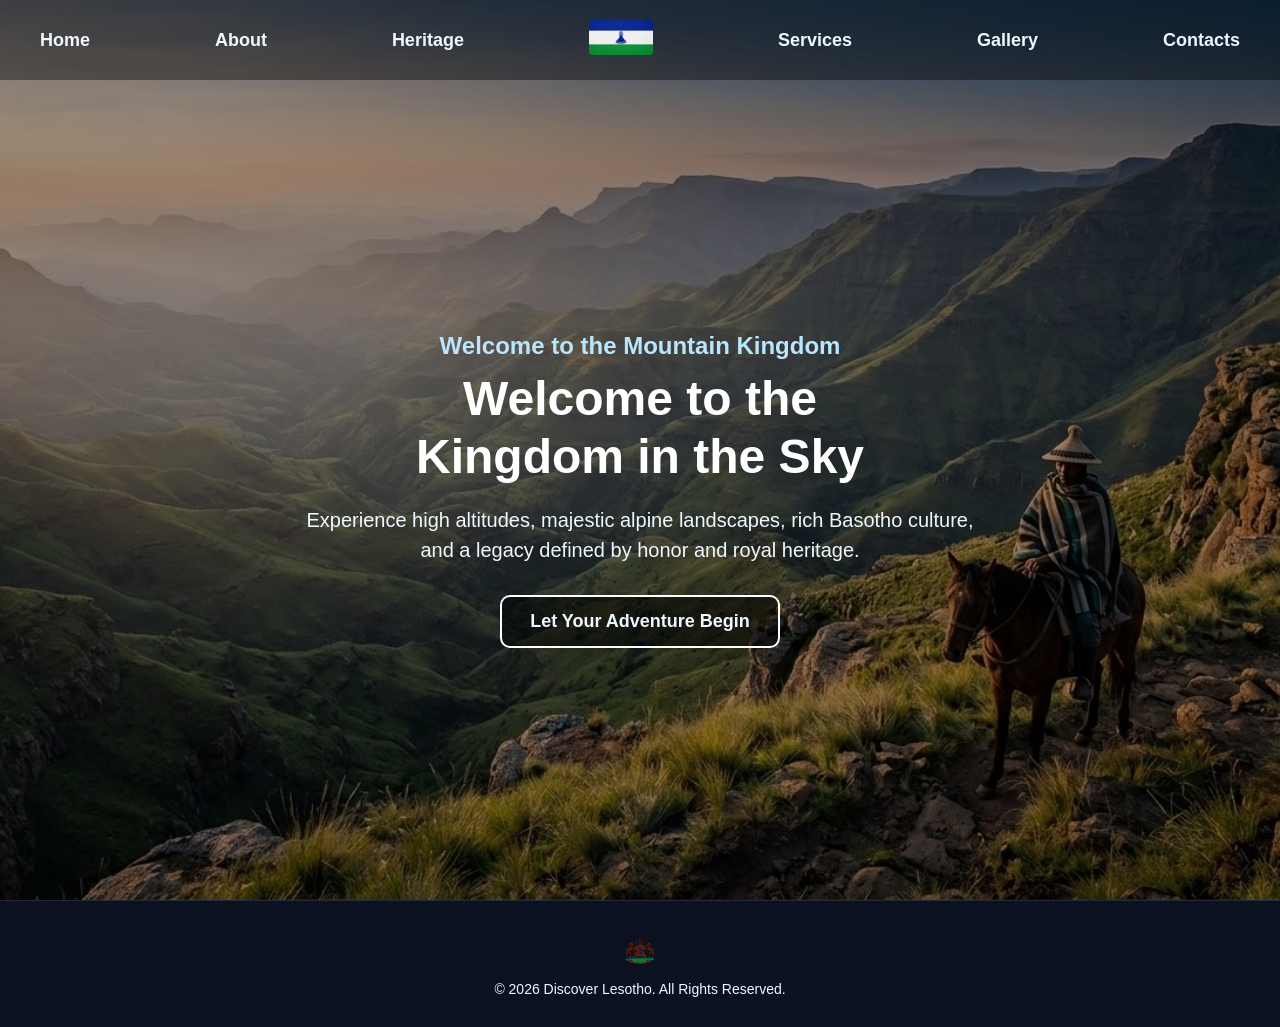
<file: index.html>
<!DOCTYPE html>
<html lang="en">
<head>
  <meta charset="UTF-8">
  <meta name="viewport" content="width=device-width, initial-scale=1.0">
  <title>Discover Lesotho</title>
  <link rel="stylesheet" href="discoverrlso.css"> 
</head>
<body>

  <!-- Header -->
  <header>
    <!-- Nav Bar -->
    <nav>
      <a href="index.html">Home</a>
      <a href="about.html">About</a>
      <a href="heritage.html">Heritage</a>
      <a href="index.html" class="nav-logo">
        <img src="flag.jpg" alt="Lesotho Flag">
      </a>
      <a href="services.html">Services</a>
      <a href="gallery.html">Gallery</a>
      <a href="contacts.html">Contacts</a>
    </nav>

    <!-- Hero -->
    <div class="hero-content">
      <h2>Welcome to the Mountain Kingdom</h2>
      <h1>Welcome to the<br>Kingdom in the Sky</h1>
      <p class="intro">
        Experience high altitudes, majestic alpine landscapes, rich Basotho culture, 
        and a legacy defined by honor and royal heritage.
      </p>
      <a href="about.html" class="btn1">Let Your Adventure Begin</a>
    </div>
  </header>

  <!-- Footer -->
  <footer>
    <img src="lesotho_coat_of_arms_transparent_v2.png" alt="Lesotho Code of Arms" class="footer-logo">
    <p>&copy; 2026 Discover Lesotho. All Rights Reserved.</p>
  </footer>

</body>
</html>
</file>
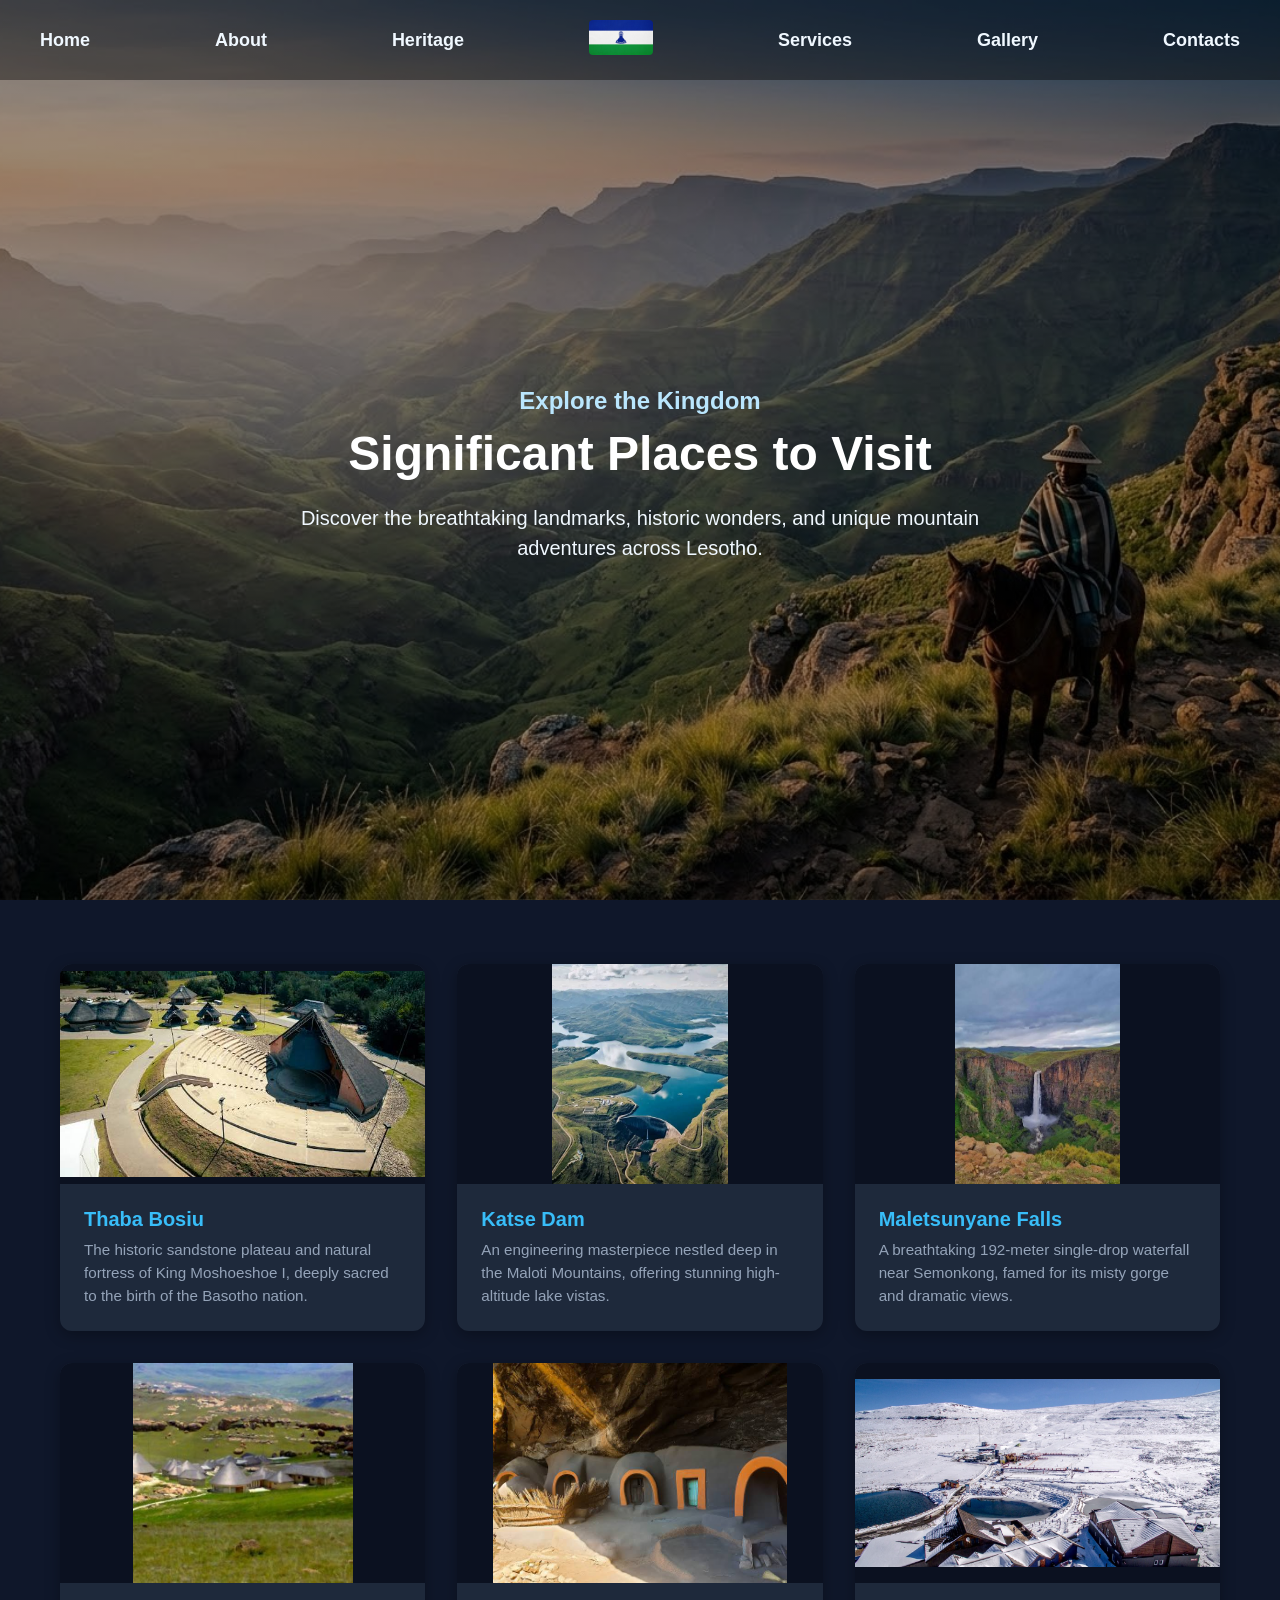
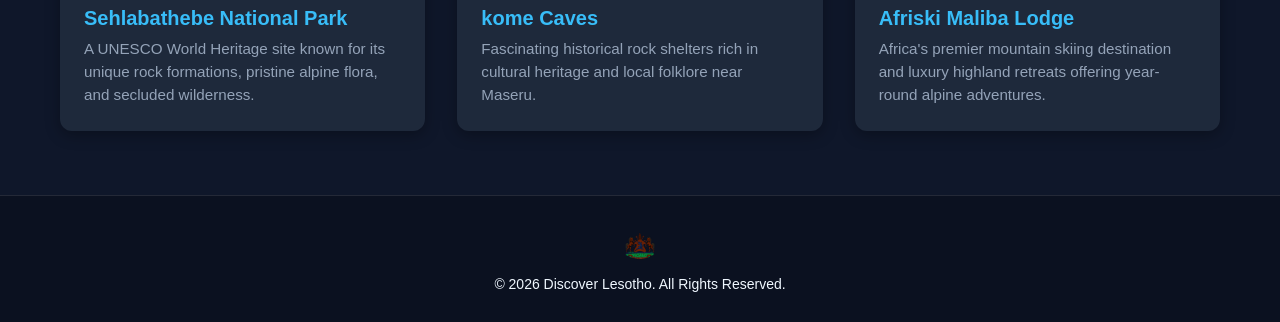
<file: about.html>
<!DOCTYPE html>
<html lang="en">
<head>
  <meta charset="UTF-8">
  <meta name="viewport" content="width=device-width, initial-scale=1.0">
  <title>About Lesotho - Significant Places</title>
  <link rel="stylesheet" href="discoverrlso.css">
</head>
<body>

  <!-- Header -->
  <header >
    <!-- Nav Bar -->
    <nav>
      <a href="index.html">Home</a>
      <a href="about.html" class="active">About</a>
      <a href="heritage.html">Heritage</a>
      <a href="index.html" class="nav-logo">
        <img src="flag.jpg" alt="Lesotho Flag">
      </a>
      <a href="services.html">Services</a>
      <a href="gallery.html">Gallery</a>
      <a href="contacts.html">Contacts</a>
    </nav>

    <!-- Hero Banner -->
    <div class="hero-content">
      <h2>Explore the Kingdom</h2>
      <h1>Significant Places to Visit</h1>
      <p class="intro">
        Discover the breathtaking landmarks, historic wonders, and unique mountain adventures across Lesotho.
      </p>
    </div>
  </header>

  <!-- Main -->
  <main class="content-container">
    <div class="places-grid">

      <div class="card">
        <div class="img-wrapper">
          <img src="Thaba bosiu.jpeg" alt="Thaba Bosiu">
        </div>
        <div class="card-info">
          <h3>Thaba Bosiu</h3>
          <p>The historic sandstone plateau and natural fortress of King Moshoeshoe I, deeply sacred to the birth of the Basotho nation.</p>
        </div>
      </div>

      <div class="card">
        <div class="img-wrapper">
          <img src="Katse dam.jpeg" alt="Katse Dam">
        </div>
        <div class="card-info">
          <h3>Katse Dam</h3>
          <p>An engineering masterpiece nestled deep in the Maloti Mountains, offering stunning high-altitude lake vistas.</p>
        </div>
      </div>

      <div class="card">
        <div class="img-wrapper">
          <img src="Maletsunyane.jpeg" alt="Maletsunyane Falls">
        </div>
        <div class="card-info">
          <h3>Maletsunyane Falls</h3>
          <p>A breathtaking 192-meter single-drop waterfall near Semonkong, famed for its misty gorge and dramatic views.</p>
        </div>
      </div>

      <div class="card">
        <div class="img-wrapper">
          <img src="Sehlabathebe.jpg" alt="Sehlabathebe National Park">
        </div>
        <div class="card-info">
          <h3>Sehlabathebe National Park</h3>
          <p>A UNESCO World Heritage site known for its unique rock formations, pristine alpine flora, and secluded wilderness.</p>
        </div>
      </div>

      <div class="card">
        <div class="img-wrapper">
          <img src="Kome Caves.jpeg" alt="kome Caves">
        </div>
        <div class="card-info">
          <h3>kome Caves</h3>
          <p>Fascinating historical rock shelters rich in cultural heritage and local folklore near Maseru.</p>
        </div>
      </div>

      <div class="card">
        <div class="img-wrapper">
          <img src="afriski-from-above-1200.jpg" alt="Afriski Mountain Resort">
        </div>
        <div class="card-info">
          <h3>Afriski  Maliba Lodge </h3>
          <p>Africa's premier mountain skiing destination and luxury highland retreats offering year-round alpine adventures.</p>
        </div>
      </div>

    </div>
  </main>

  <!-- Footer  -->
  <footer>
    <img src="lesotho_coat_of_arms_transparent_v2.png" alt="Lesotho Code of Arms" class="footer-logo">
    <p>&copy; 2026 Discover Lesotho. All Rights Reserved.</p>
  </footer>

</body>
</html>
</file>
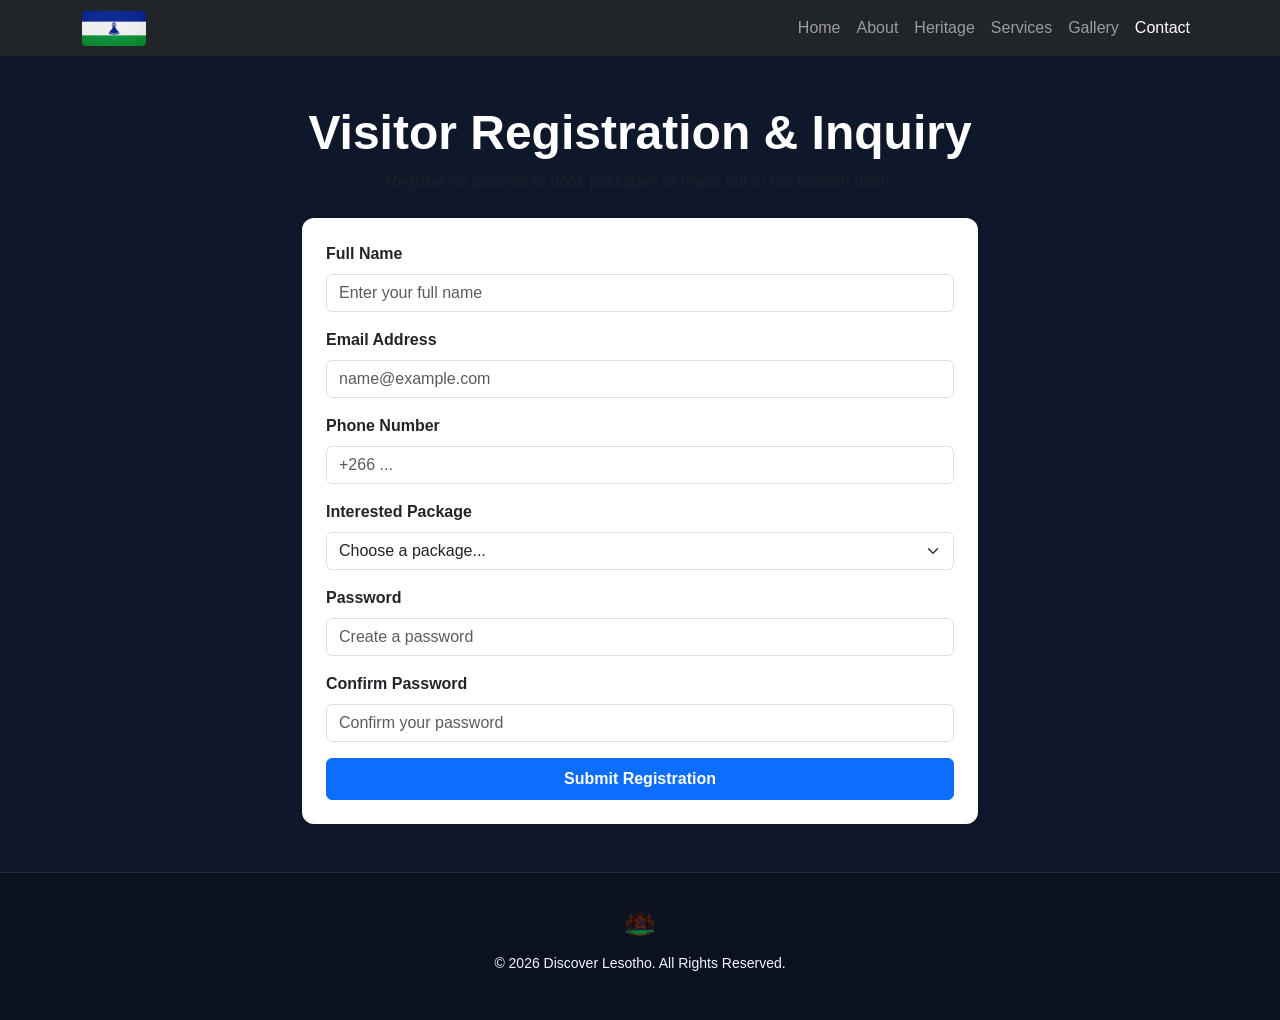
<file: contacts.html>
<!DOCTYPE html>
<html lang="en">
<head>
    <meta charset="UTF-8">
    <meta name="viewport" content="width=device-width, initial-scale=1.0">
    <title>Discover Lesotho - Contact & Register</title>
    <link href="https://cdn.jsdelivr.net/npm/bootstrap@5.3.0/dist/css/bootstrap.min.css" rel="stylesheet">
    <link rel="stylesheet" href="https://cdnjs.cloudflare.com/ajax/libs/font-awesome/6.4.0/css/all.min.css">
    <link rel="stylesheet" href="discoverrlso.css">
</head>
<body>

    <nav class="navbar navbar-expand-lg navbar-dark bg-dark sticky-top shadow-sm">
        <div class="container">
            <a class="nav-logo" href="index.html">
                <img src="flag.jpg" alt="National flag">
            </a>
            <div class="collapse navbar-collapse">
                <ul class="navbar-nav ms-auto">
                    <li class="nav-item"><a class="nav-link" href="index.html">Home</a></li>
                    <li class="nav-item"><a class="nav-link" href="about.html">About</a></li>
                    <li class="nav-item"><a class="nav-link" href="heritage.html">Heritage</a></li>
                    <li class="nav-item"><a class="nav-link" href="services.html">Services</a></li>
                    <li class="nav-item"><a class="nav-link" href="gallery.html">Gallery</a></li>
                    <li class="nav-item"><a class="nav-link active" href="contacts.html">Contact</a></li>
                </ul>
            </div>
        </div>
    </nav>

    <main class="container my-5" style="max-width: 700px;">
        <div class="text-center mb-4">
            <h1 class="display-5 fw-bold">Visitor Registration & Inquiry</h1>
            <p class="text-muted">Register an account to book packages or reach out to our tourism team.</p>
        </div>

        <div id="formAlert" class="alert d-none shadow-sm" role="alert"></div>
        
        <div class="card shadow-sm p-4 border-0 bg-white">
            <form id="regForm" novalidate>
                <div class="mb-3">
                    <label for="fullName" class="form-label fw-semibold">Full Name</label>
                    <input type="text" class="form-control" id="fullName" placeholder="Enter your full name" required>
                </div>
                <div class="mb-3">
                    <label for="email" class="form-label fw-semibold">Email Address</label>
                    <input type="email" class="form-control" id="email" placeholder="name@example.com" required>
                </div>
                <div class="mb-3">
                    <label for="phone" class="form-label fw-semibold">Phone Number</label>
                    <input type="tel" class="form-control" id="phone" placeholder="+266 ..." required>
                </div>
                <div class="mb-3">
                    <label for="packageSelect" class="form-label fw-semibold">Interested Package</label>
                    <select class="form-select" id="packageSelect">
                        <option selected>Choose a package...</option>
                        <option value="weekend">Weekend Explorer (M 1,500)</option>
                        <option value="maloti">Maloti Adventure (M 3,200)</option>
                        <option value="heritage">Cultural Heritage (M 2,100)</option>
                    </select>
                </div>
                <div class="mb-3">
                    <label for="password" class="form-label fw-semibold">Password</label>
                    <input type="password" class="form-control" id="password" placeholder="Create a password" required>
                </div>
                <div class="mb-3">
                    <label for="confirmPassword" class="form-label fw-semibold">Confirm Password</label>
                    <input type="password" class="form-control" id="confirmPassword" placeholder="Confirm your password" required>
                </div>
                <button type="submit" class="btn btn-primary w-100 py-2 fw-bold">Submit Registration</button>
            </form>
        </div>
    </main>

    <footer>
        <img src="lesotho_coat_of_arms_transparent_v2.png" alt="Lesotho Code of Arms" class="footer-logo">
        <p>&copy; 2026 Discover Lesotho. All Rights Reserved.</p>
    </footer>

    <script src="https://cdn.jsdelivr.net/npm/bootstrap@5.3.0/dist/js/bootstrap.bundle.min.js"></script>
    <script src="jv.js"></script>
</body>
</html>
</file>
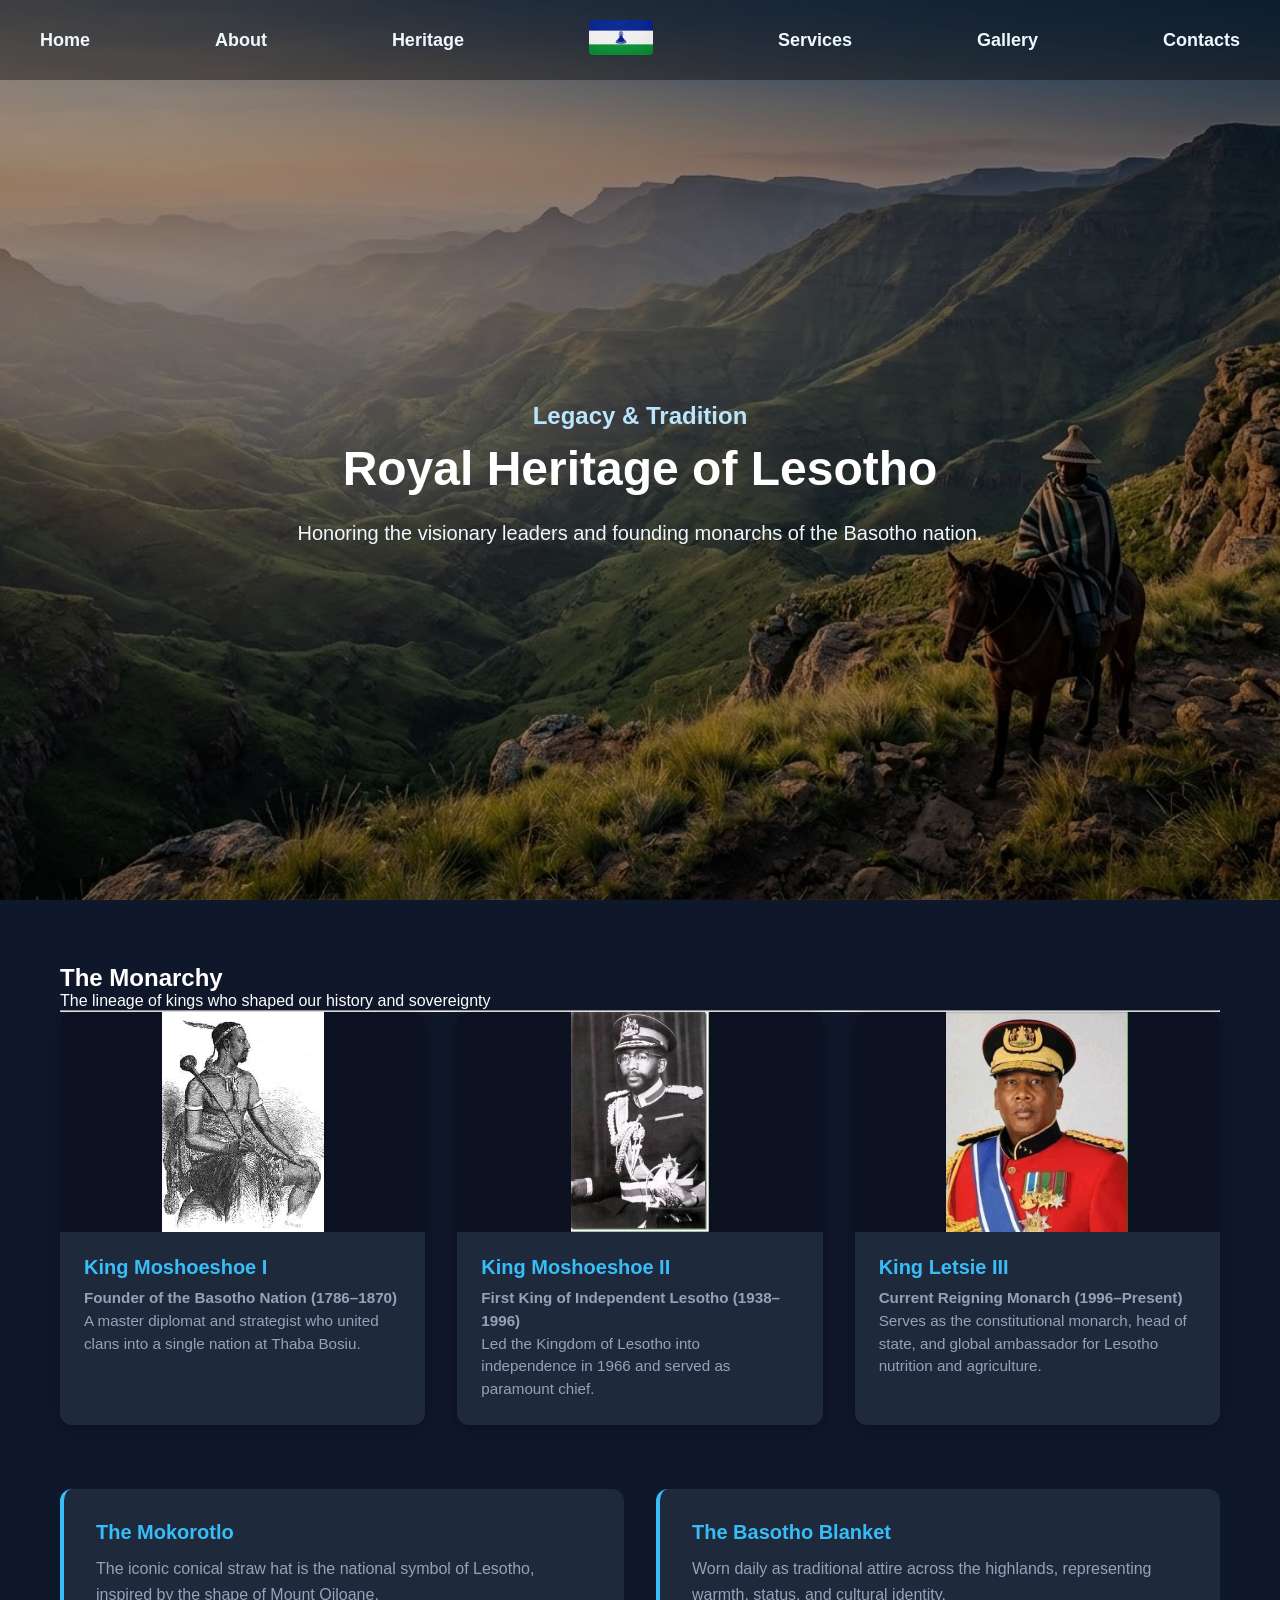
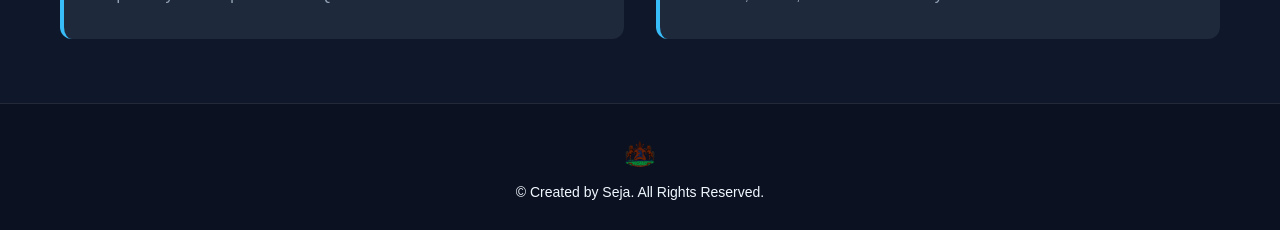
<file: heritage.html>
<!DOCTYPE html>
<html lang="en">
<head>
  <meta charset="UTF-8">
  <meta name="viewport" content="width=device-width, initial-scale=1.0">
  <title>Royal & Cultural Heritage - Discover Lesotho</title>
  <link rel="stylesheet" href="discoverrlso.css">
</head>
<body>

  <!-- Header -->
  <header >
    <nav>
      <a href="index.html">Home</a>
      <a href="about.html">About</a>
      <a href="heritage.html" class="active">Heritage</a>
      <a href="index.html" class="nav-logo">
        <img src="flag.jpg" alt="Kingdom of Lesotho Coat of Arms">
      </a>
      <a href="services.html">Services</a>
      <a href="gallery.html">Gallery</a>
      <a href="contacts.html">Contacts</a>
    </nav>

    <div class="hero-content">
      <h2>Legacy & Tradition</h2>
      <h1>Royal Heritage of Lesotho</h1>
      <p class="intro">Honoring the visionary leaders and founding monarchs of the Basotho nation.</p>
    </div>
  </header>

  <main class="content-container">
    
    <div class="section-title">
      <h2>The Monarchy</h2>
      <p>The lineage of kings who shaped our history and sovereignty</p>
    </div>
<hr>
    <div class="places-grid">

      <div class="card">
        <div class="img-wrapper">
          <img src="images.jpeg" alt="King Moshoeshoe I">
        </div>
        <div class="card-info">
          <h3>King Moshoeshoe I</h3>
          <p><strong>Founder of the Basotho Nation (1786–1870)</strong></p>
          <p>A master diplomat and strategist who united clans into a single nation at Thaba Bosiu.</p>
        </div>
      </div>

      <div class="card">
        <div class="img-wrapper">
          <img src="a9aa9237f2ef3fcf67e467d3b9b28fe4.jpg" alt="King Moshoeshoe II">
        </div>
        <div class="card-info">
          <h3>King Moshoeshoe II</h3>
          <p><strong>First King of Independent Lesotho (1938–1996)</strong></p>
          <p>Led the Kingdom of Lesotho into independence in 1966 and served as paramount chief.</p>
        </div>
      </div>

      <div class="card">
        <div class="img-wrapper">
          <img src="0da7a75ea4016c4bb79c589804b7eb2c.jpg" alt="King Letsie III">
        </div>
        <div class="card-info">
          <h3>King Letsie III</h3>
          <p><strong>Current Reigning Monarch (1996–Present)</strong></p>
          <p>Serves as the constitutional monarch, head of state, and global ambassador for Lesotho nutrition and agriculture.</p>
        </div>
      </div>

    </div>

    <div class="culture-section">
      <div class="culture-card">
        <h3>The Mokorotlo</h3>
        <p>The iconic conical straw hat is the national symbol of Lesotho, inspired by the shape of Mount Qiloane.</p>
      </div>
      <div class="culture-card">
        <h3>The Basotho Blanket</h3>
        <p>Worn daily as traditional attire across the highlands, representing warmth, status, and cultural identity.</p>
      </div>
    </div>

  </main>

  <!-- Footer -->
  <footer>
   <img src="lesotho_coat_of_arms_transparent_v2.png" alt="Lesotho Code of Arms" class="footer-logo">
    <p>&copy; Created by Seja. All Rights Reserved.</p>
  </footer>

</body>
</html>
</file>
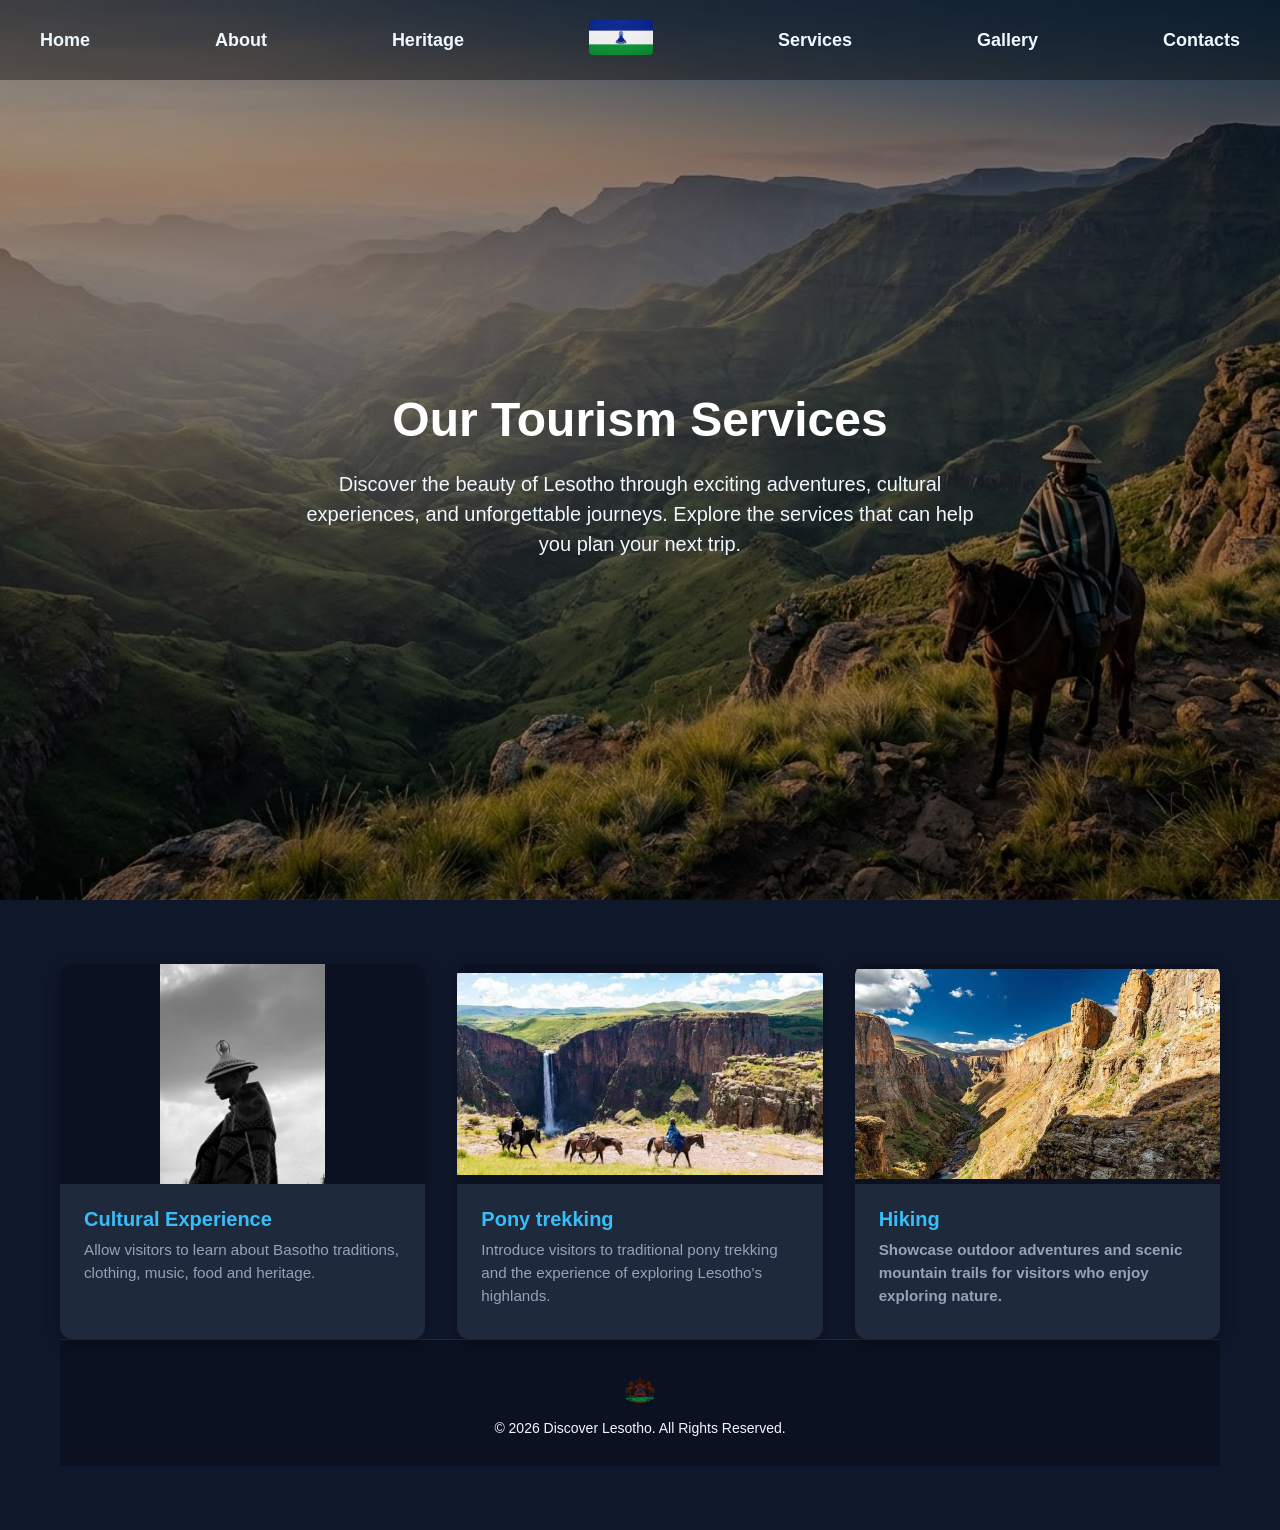
<file: services.html>
<!DOCTYPE html>
<html lang="en">
<head>
    <meta charset="UTF-8">
    <meta name="viewport" content="width=device-width, initial-scale=1.0">
    <title>Discover lesotho-services</title>
    <link rel="stylesheet" href="discoverrlso.css">
</head>
<body>
     <!-- Header -->
  <header>
    <!-- Nav Bar -->
    <nav>
      <a href="index.html">Home</a>
      <a href="about.html" class="active">About</a>
      <a href="heritage.html">Heritage</a>
      <a href="index.html" class="nav-logo">
        <img src="flag.jpg" alt="Lesotho Flag">
      </a>
      <a href="services.html">Services</a>
      <a href="gallery.html">Gallery</a>
      <a href="contacts.html">Contacts</a>
    </nav>
    <div class="hero-content">
        <h1>Our Tourism Services</h1>
        <p class="intro"> 
            Discover the beauty of Lesotho through
            exciting adventures, cultural experiences, and unforgettable journeys. Explore the services that can help you plan your next trip.
        </p>
    </div>
  </header>  
   <!-- Main -->
  <main class="content-container">
    <div class="places-grid">

      <div class="card">
        <div class="img-wrapper">
          <img src="download.jpg" alt="Thaba Bosiu">
        </div>
        <div class="card-info">
          <h3>Cultural Experience</h3>
          <p>Allow visitors to learn about Basotho traditions, clothing, music, food and heritage.</p>
        </div>
      </div>

      <div class="card">
        <div class="img-wrapper">
          <img src="WhatsApp Image 2026-10-29 at 21.53.45.jpeg" alt="Katse Dam">
        </div>
        <div class="card-info">
          <h3>Pony trekking</h3>
          <p>Introduce visitors to traditional pony trekking and the experience of exploring Lesotho's highlands.</p>
        </div>
      </div>

      <div class="card">
        <div class="img-wrapper">
          <img src="WhatsApp Image 2026-10-29 at 21.53.46.jpeg" alt="Maletsunyane Falls">
        </div>
        <div class="card-info">
          <h3>Hiking<h3>
          <p>Showcase outdoor adventures and scenic mountain trails for visitors who enjoy exploring nature.</p>
        </div>
      </div>
    </div>
  <!-- Footer  -->
  <footer>
    <img src="lesotho_coat_of_arms_transparent_v2.png" alt="Lesotho Code of Arms" class="footer-logo">
    <p>&copy; 2026 Discover Lesotho. All Rights Reserved.</p>
  </footer>

</body>
</html>
</file>
<file: discoverrlso.css>
/* RESET & GENERAL STYLES */
* {
  margin: 0;
  padding: 0;
  box-sizing: border-box;
}

body {
  font-family: Arial, sans-serif;
  color: #ffffff;
  background-color: #0f172a;
}

/* NAVIGATION */
nav {
  display: flex;
  justify-content: space-between;
  align-items: center;
  padding: 20px 40px;
  background: rgba(0, 0, 0, 0.4); 
}

nav a {
  color: aliceblue;
  font-size: 18px;
  text-decoration: none;
  font-weight: bold;
  transition: color 0.3s ease;
}

nav a:hover {
  color: #38bdf8;
}

.nav-logo img {
  height: 35px;
  width: auto;
  border-radius: 4px;
}

/* HEADER  */
header {
  min-height: 100vh;
  background: linear-gradient(rgba(0, 0, 0, 0.4), rgba(0, 0, 0, 0.4)),
              url("background.jpg") no-repeat center center/cover;
  display: flex;
  flex-direction: column;
}

.hero-content {
  flex: 1;
  display: flex;
  flex-direction: column;
  justify-content: center;
  align-items: center;
  text-align: center;
  padding: 0 20px;
}

.hero-content h2 {
  font-size: 24px;
  color: #bae6fd;
  margin-bottom: 10px;
}

.hero-content h1 {
  font-size: 48px;
  margin-bottom: 20px;
  line-height: 1.2;
}

.intro {
  font-size: 20px;
  color: aliceblue;
  max-width: 700px;
  margin-bottom: 30px;
  line-height: 1.5;
}

/* BUTTON */
.btn1 {
  display: inline-block;
  color: aliceblue;
  background-color: rgba(0, 0, 0, 0.5);
  padding: 14px 28px;
  text-decoration: none;
  border: 2px solid #ffffff;
  border-radius: 10px;
  font-size: 18px;
  font-weight: bold;
  transition: all 0.3s ease;
}

.btn1:hover {
  background-color: #ffffff;
  color: #0f172a;
}

/* FOOTER */
footer {
  background-color: #0b1120;
  padding: 30px 20px;
  text-align: center;
  display: flex;
  flex-direction: column;
  align-items: center;
  gap: 10px;
  border-top: 1px solid rgba(255, 255, 255, 0.1);
}

.footer-logo {
  height: 40px;
  width: auto;
}

footer p {
  color: aliceblue;
  font-size: 14px;
}
/* BACKGROUND */
header.sub-header {
  min-height: 60vh;
  background: linear-gradient(rgba(0, 0, 0, 0.5), rgba(0, 0, 0, 0.5)), 
              url("about-background.jpg") no-repeat center center/cover;
  display: flex;
  flex-direction: column;
}

/* CONTENT CONTAINER & PLACES GRID */
.content-container {
  max-width: 1200px;
  margin: 4rem auto;
  padding: 0 20px;
}

.places-grid {
  display: grid;
  grid-template-columns: repeat(auto-fit, minmax(300px, 1fr));
  gap: 2rem;
}

/* CARDS */
.card {
  background: #1e293b; /* Dark card background to match your site */
  border-radius: 12px;
  overflow: hidden;
  box-shadow: 0 4px 15px rgba(0, 0, 0, 0.3);
  transition: transform 0.3s ease, box-shadow 0.3s ease;
}

.card:hover {
  transform: translateY(-5px);
  box-shadow: 0 10px 25px rgba(0, 0, 0, 0.5);
}

.img-wrapper {
  width: 100%;
  height: 220px;
  overflow: hidden;
  background-color: #0b1120;
}

.img-wrapper img {
  width: 100%;
  height: 100%;
  object-fit: contain;
  transition: transform 0.3s ease;
}

.card:hover .img-wrapper img {
  transform: scale(1.05);
}

.card-info {
  padding: 1.5rem;
}

.card-info h3 {
  font-size: 1.25rem;
  color: #38bdf8;
  margin-bottom: 0.5rem;
}

.card-info p {
  color: #94a3b8;
  font-size: 0.95rem;
  line-height: 1.5;
}
/* CULTURE SECTION BELOW ROYAL CARDS */
.culture-section {
  display: grid;
  grid-template-columns: repeat(auto-fit, minmax(280px, 1fr));
  gap: 2rem;
  margin-top: 4rem;
}

.culture-card {
  background: #1e293b;
  padding: 2rem;
  border-radius: 12px;
  border-left: 4px solid #38bdf8;
}

.culture-card h3 {
  color: #38bdf8;
  margin-bottom: 0.75rem;
  font-size: 1.25rem;
}

.culture-card p {
  color: #94a3b8;
  line-height: 1.6;
}
</file>
